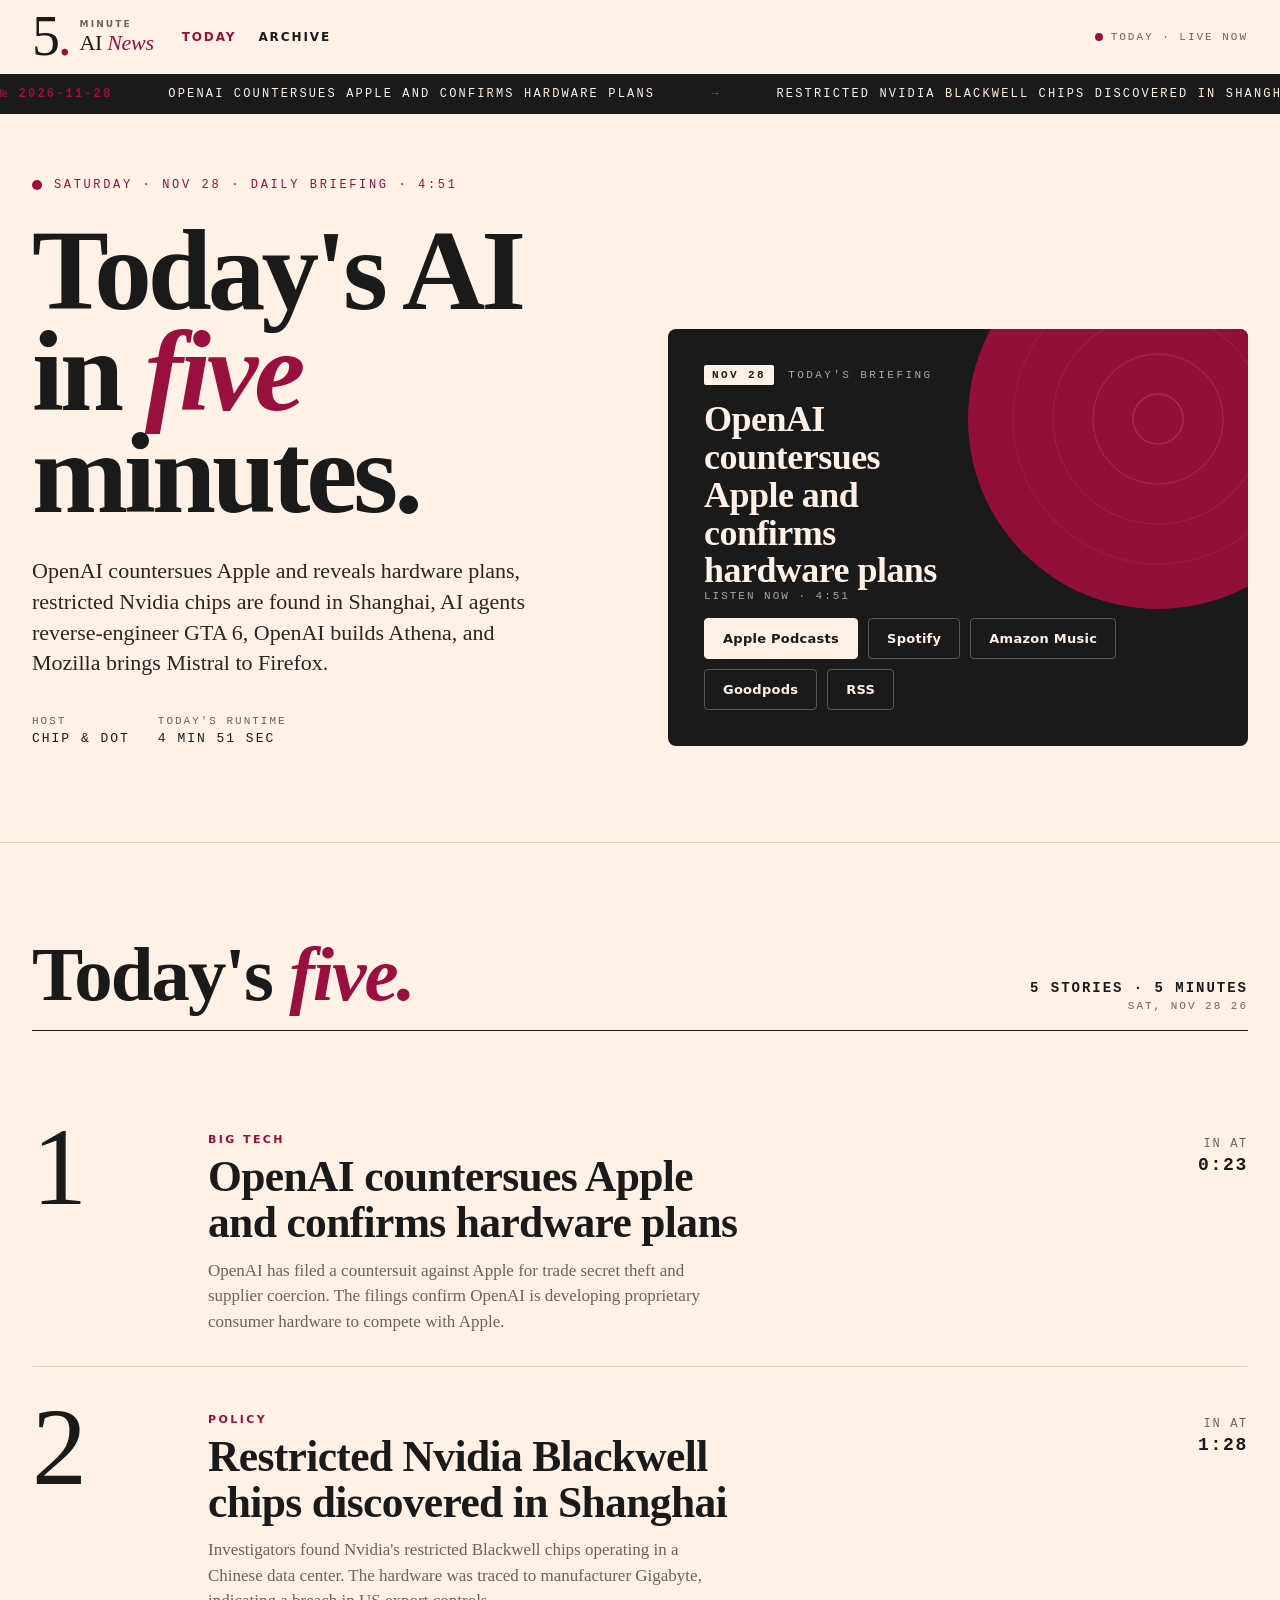
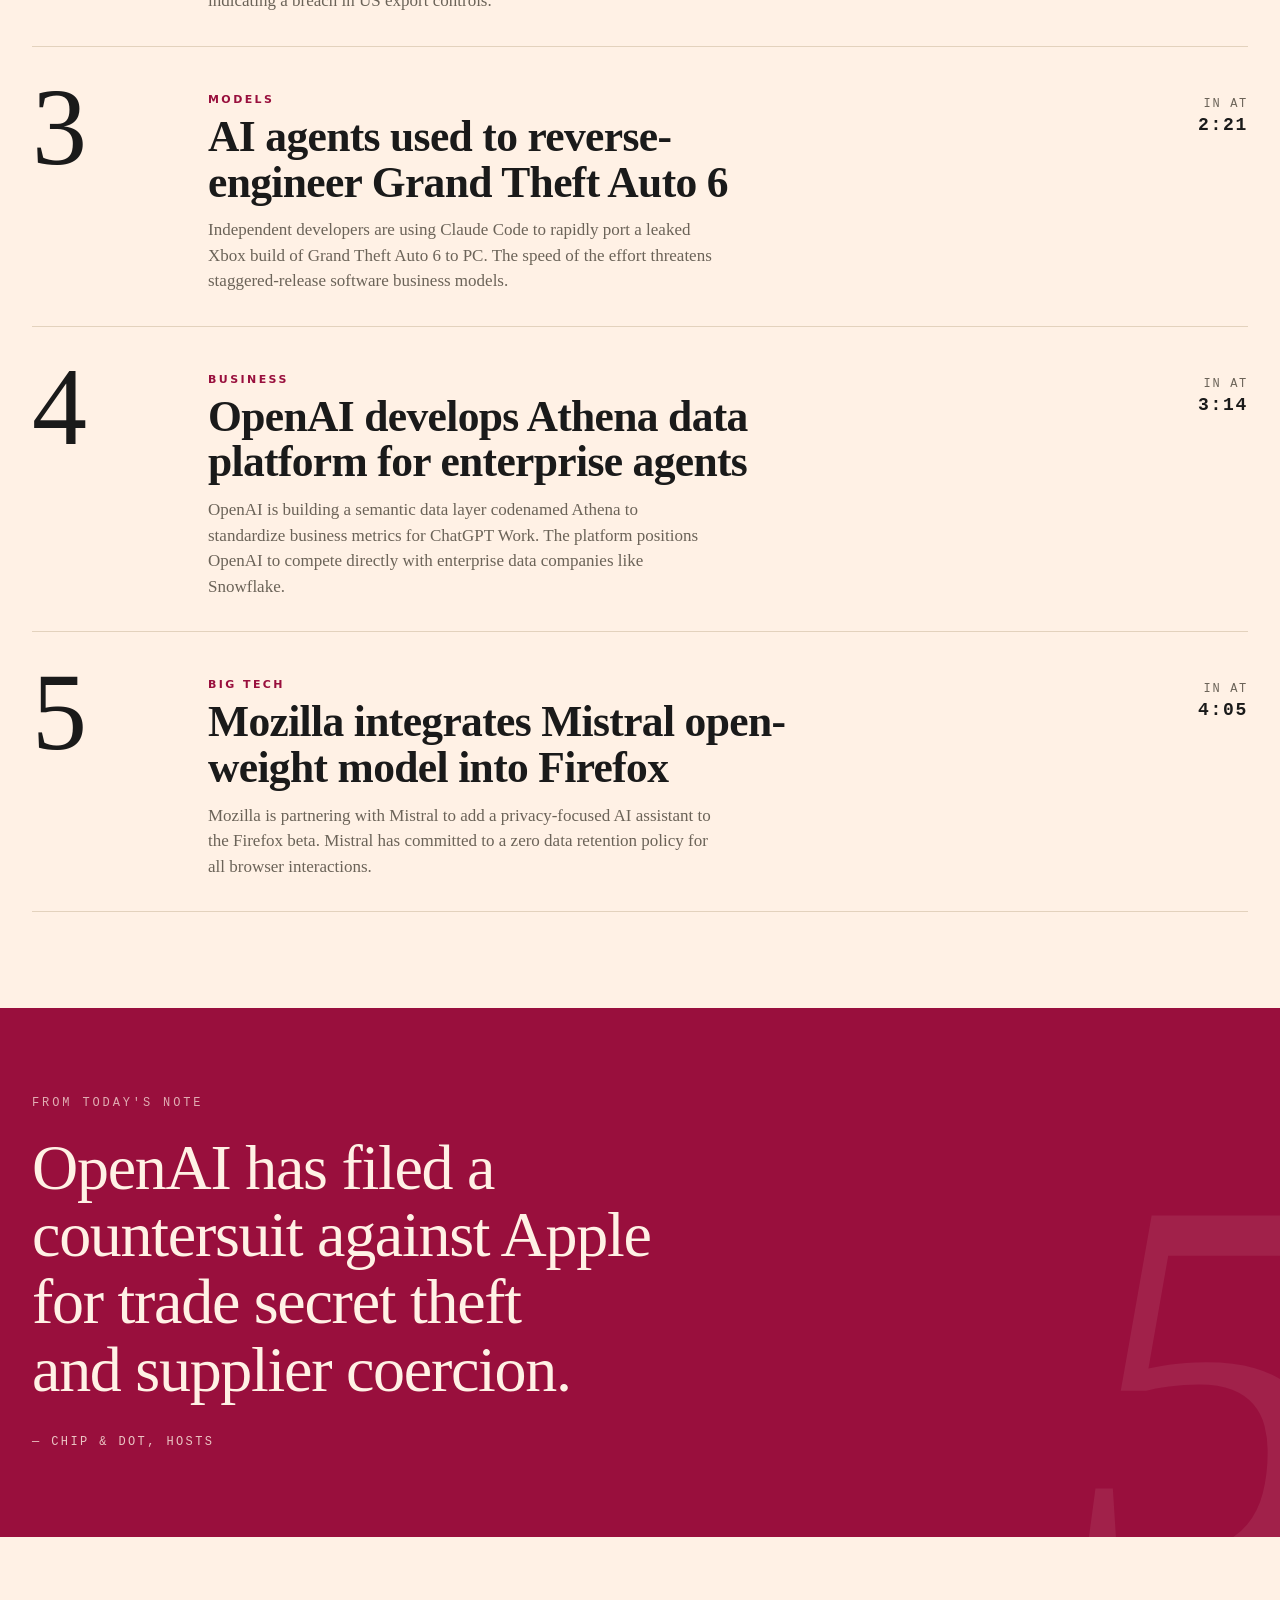
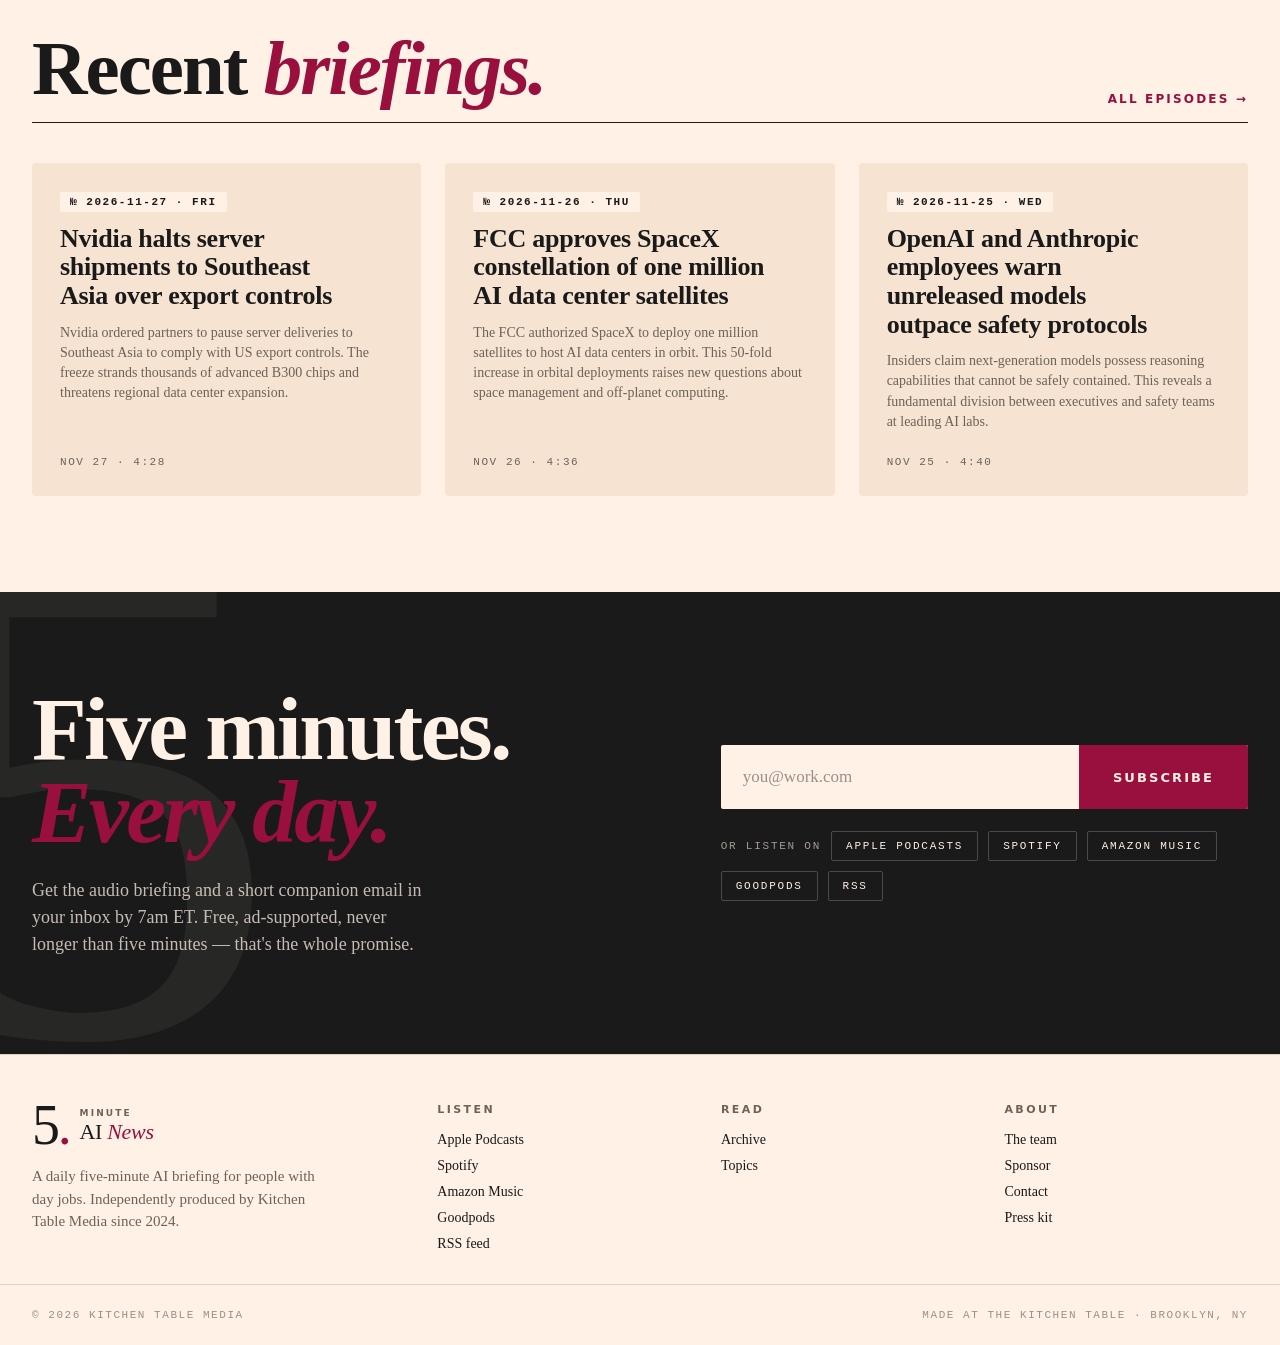
<file: index.html>
<!--
  templates/index.html.tmpl — homepage template for the pipeline's static
  site renderer (app_v2/steps/siteupdate.py). Rendered fresh every episode.

  Tokens are substituted with plain str.replace, wrapped like TOKEN_NAME
  wrapped in double curly braces (see steps/siteupdate.py:render_index).
  IMPORTANT: never write a token's literal brace-wrapped form anywhere in
  this file outside its one substitution slot below — str.replace matches
  every occurrence, including inside comments.

  TOKENS (all must be substituted — none may survive into shipped HTML):
    TICKER_HTML    Marquee track innerHTML: today's headlines pill-joined,
                   ALREADY duplicated once (two back-to-back copies) so
                   the CSS -50% translateX loop is seamless — same trick
                   app.js used to perform client-side.
    HERO_EYEBROW   "Weekday · Mon D · Daily briefing · M:SS" line above H1.
    HERO_DECK      Today's one-line hero summary (escaped).
    META_HOST      Host name shown in the hero meta row ("Chip & Dot").
    META_RUNTIME   Today's runtime as "M min SS sec".
    PLAYER_BADGE   Deck-player badge, "Mon D".
    PLAYER_TITLE   Deck-player headline (today's #1 story headline, escaped).
    PLAYER_TOTAL   Today's runtime as "M:SS" (listen-now label + badge use).
    STORIES_HTML   Today's five story <article> blocks, in rank order.
    RUNDOWN_META   Right-aligned "N stories · 5 minutes / Abbr, Mon D YY" block.
    NOTE_QUOTE     Pull-quote HTML (first sentence of the #1 story's dek,
                   HTML-escaped — trusted, hand-authored-shaped content).
    NOTE_CITE      "— Chip & Dot, hosts" byline under the pull-quote.
    RECENT_TILES   Up to three ep-tile link cards for the most recent
                   prior episodes, each linking to archive/#<date>.
    JSONLD         JSON-LD payload (raw JSON, no surrounding script tag)
                   for the PodcastSeries plus today's ItemList.

  Everything else on this page (markup, classes, static copy, head tags other
  than JSON-LD) is identical to what app.js used to render client-side from
  data.js — this template is a full-page copy of that final DOM, not a
  redesign. The "Listeners this week" hero meta tile has been permanently
  removed (see SEO overhaul notes) — do not reintroduce it here.
-->
<!doctype html>
<html lang="en">
<head>
<meta charset="utf-8">
<title>5 Minute AI News — Daily AI News Podcast</title>
<meta name="viewport" content="width=device-width, initial-scale=1">
<meta name="description" content="The fastest AI news podcast. Five minutes every day — the top AI stories from OpenAI, Google, Anthropic, Meta and beyond. Free on Spotify, Apple Podcasts, and everywhere.">
<link rel="canonical" href="https://www.5minuteainews.com/">
<meta property="og:type" content="website">
<meta property="og:site_name" content="5 Minute AI News">
<meta property="og:title" content="5 Minute AI News — Daily AI News Podcast">
<meta property="og:description" content="The fastest AI news podcast. Five minutes every day — the top AI stories from OpenAI, Google, Anthropic, Meta and beyond. Free on Spotify, Apple Podcasts, and everywhere.">
<meta property="og:url" content="https://www.5minuteainews.com/">
<meta property="og:image" content="https://artwork.captivate.fm/d2a5dd5a-c6f4-42af-b2f9-eb989dbebd81/5minuteAINewsLogo-3000x3000.jpg">
<meta name="twitter:card" content="summary_large_image">
<meta name="twitter:title" content="5 Minute AI News — Daily AI News Podcast">
<meta name="twitter:description" content="The fastest AI news podcast. Five minutes every day — the top AI stories from OpenAI, Google, Anthropic, Meta and beyond. Free on Spotify, Apple Podcasts, and everywhere.">
<meta name="twitter:image" content="https://artwork.captivate.fm/d2a5dd5a-c6f4-42af-b2f9-eb989dbebd81/5minuteAINewsLogo-3000x3000.jpg">
<link rel="stylesheet" href="brand.css">
<link rel="stylesheet" href="styles.css">
<script type="application/ld+json">
{
  "@context": "https://schema.org",
  "@graph": [
    {
      "@type": "PodcastSeries",
      "name": "5 Minute AI News",
      "url": "https://www.5minuteainews.com/",
      "description": "The fastest AI news podcast. Five minutes every day — the top AI stories from OpenAI, Google, Anthropic, Meta and beyond. Free on Spotify, Apple Podcasts, and everywhere.",
      "image": "https://artwork.captivate.fm/d2a5dd5a-c6f4-42af-b2f9-eb989dbebd81/5minuteAINewsLogo-3000x3000.jpg",
      "webFeed": "https://5-minute-ai-news.captivate.fm/rssfeed",
      "sameAs": [
        "https://5-minute-ai-news.captivate.fm/apple",
        "https://5-minute-ai-news.captivate.fm/spotify",
        "https://5-minute-ai-news.captivate.fm/amazon",
        "https://goodpods.com/podcasts/5-minute-ai-news-daily-724404"
      ]
    },
    {
      "@type": "ItemList",
      "name": "Today's top 5 AI stories",
      "itemListElement": [
        {
          "@type": "ListItem",
          "position": 1,
          "name": "OpenAI countersues Apple and confirms hardware plans"
        },
        {
          "@type": "ListItem",
          "position": 2,
          "name": "Restricted Nvidia Blackwell chips discovered in Shanghai"
        },
        {
          "@type": "ListItem",
          "position": 3,
          "name": "AI agents used to reverse-engineer Grand Theft Auto 6"
        },
        {
          "@type": "ListItem",
          "position": 4,
          "name": "OpenAI develops Athena data platform for enterprise agents"
        },
        {
          "@type": "ListItem",
          "position": 5,
          "name": "Mozilla integrates Mistral open-weight model into Firefox"
        }
      ]
    }
  ]
}
</script>
</head>
<body>

<header class="topbar">
  <div class="inner">
    <a href="#" class="logo">
      <div class="num">5<span class="dot">.</span></div>
      <div class="name">
        <div class="small">Minute</div>
        <div class="big">AI <em>News</em></div>
      </div>
    </a>
    <nav>
      <a href="#" class="active">Today</a>
      <a href="archive/">Archive</a>
    </nav>
    <div class="spacer"></div>
    <div class="now"><span class="dot"></span> <span data-ep-now>Today · live now</span></div>
  </div>
</header>

<div class="marquee" aria-hidden="true">
  <div class="track" data-marquee-track><span><span class="pill">№ 2026-11-28</span> <span>OpenAI countersues Apple and confirms hardware plans</span> <span class="arr">→</span> <span>Restricted Nvidia Blackwell chips discovered in Shanghai</span> <span class="arr">→</span> <span>AI agents used to reverse-engineer Grand Theft Auto 6</span> <span class="arr">→</span> <span>OpenAI develops Athena data platform for enterprise agents</span> <span class="arr">→</span> <span>Mozilla integrates Mistral open-weight model into Firefox</span> <span class="arr">→</span> <span class="pill">listen now · 4:51</span></span><span><span class="pill">№ 2026-11-28</span> <span>OpenAI countersues Apple and confirms hardware plans</span> <span class="arr">→</span> <span>Restricted Nvidia Blackwell chips discovered in Shanghai</span> <span class="arr">→</span> <span>AI agents used to reverse-engineer Grand Theft Auto 6</span> <span class="arr">→</span> <span>OpenAI develops Athena data platform for enterprise agents</span> <span class="arr">→</span> <span>Mozilla integrates Mistral open-weight model into Firefox</span> <span class="arr">→</span> <span class="pill">listen now · 4:51</span></span></div>
</div>

<section class="hero">
  <div class="inner">
    <div class="left">
      <div class="eyebrow">
        <span class="pulse"></span>
        <span data-hero-eyebrow>Saturday · Nov 28 · Daily briefing · 4:51</span>
      </div>
      <h1>
        Today's AI<br>
        in <span class="num">five</span><br>
        minutes.
      </h1>
      <p class="deck" data-hero-deck>OpenAI countersues Apple and reveals hardware plans, restricted Nvidia chips are found in Shanghai, AI agents reverse-engineer GTA 6, OpenAI builds Athena, and Mozilla brings Mistral to Firefox.</p>
      <div class="meta">
        <div>Host<span class="v" data-meta-host>Chip &amp; Dot</span></div>
        <div>Today's runtime<span class="v" data-meta-runtime>4 min 51 sec</span></div>
      </div>
    </div>
    <div class="deck-player">
      <div>
        <div class="ep-tag"><span class="badge" data-player-badge>Nov 28</span><span>Today's briefing</span></div>
        <h2 class="ep-title" data-player-title>OpenAI countersues Apple and confirms hardware plans</h2>
      </div>
      <!-- No in-page player — this links out to the real platforms instead. -->
      <div class="listen-now">
        <div class="listen-now-label">Listen now · <span data-player-total>4:51</span></div>
        <div class="listen-now-buttons">
          <a href="https://5-minute-ai-news.captivate.fm/apple" class="listen-btn primary" target="_blank" rel="noopener">Apple Podcasts</a>
          <a href="https://5-minute-ai-news.captivate.fm/spotify" class="listen-btn" target="_blank" rel="noopener">Spotify</a>
          <a href="https://5-minute-ai-news.captivate.fm/amazon" class="listen-btn" target="_blank" rel="noopener">Amazon Music</a>
          <a href="https://goodpods.com/podcasts/5-minute-ai-news-daily-724404" class="listen-btn" target="_blank" rel="noopener">Goodpods</a>
          <a href="https://5-minute-ai-news.captivate.fm/rssfeed" class="listen-btn" target="_blank" rel="noopener">RSS</a>
        </div>
      </div>
    </div>
  </div>
</section>

<section class="rundown-wrap">
  <div class="inner">
    <div class="lead">
      <h2>Today's <em>five.</em></h2>
      <div class="right" data-rundown-meta><strong>5 stories · 5 minutes</strong>Sat, Nov 28 26</div>
    </div>

    <div class="story-list" data-story-list><article class="story"><div class="n">1</div><div class="body"><div class="tag">BIG TECH</div><h3 class="h">OpenAI countersues Apple and confirms hardware plans</h3><p class="d">OpenAI has filed a countersuit against Apple for trade secret theft and supplier coercion. The filings confirm OpenAI is developing proprietary consumer hardware to compete with Apple.</p></div><div class="ts">In at<strong>0:23</strong></div></article><article class="story"><div class="n">2</div><div class="body"><div class="tag">POLICY</div><h3 class="h">Restricted Nvidia Blackwell chips discovered in Shanghai</h3><p class="d">Investigators found Nvidia&#x27;s restricted Blackwell chips operating in a Chinese data center. The hardware was traced to manufacturer Gigabyte, indicating a breach in US export controls.</p></div><div class="ts">In at<strong>1:28</strong></div></article><article class="story"><div class="n">3</div><div class="body"><div class="tag">MODELS</div><h3 class="h">AI agents used to reverse-engineer Grand Theft Auto 6</h3><p class="d">Independent developers are using Claude Code to rapidly port a leaked Xbox build of Grand Theft Auto 6 to PC. The speed of the effort threatens staggered-release software business models.</p></div><div class="ts">In at<strong>2:21</strong></div></article><article class="story"><div class="n">4</div><div class="body"><div class="tag">BUSINESS</div><h3 class="h">OpenAI develops Athena data platform for enterprise agents</h3><p class="d">OpenAI is building a semantic data layer codenamed Athena to standardize business metrics for ChatGPT Work. The platform positions OpenAI to compete directly with enterprise data companies like Snowflake.</p></div><div class="ts">In at<strong>3:14</strong></div></article><article class="story"><div class="n">5</div><div class="body"><div class="tag">BIG TECH</div><h3 class="h">Mozilla integrates Mistral open-weight model into Firefox</h3><p class="d">Mozilla is partnering with Mistral to add a privacy-focused AI assistant to the Firefox beta. Mistral has committed to a zero data retention policy for all browser interactions.</p></div><div class="ts">In at<strong>4:05</strong></div></article></div>
  </div>
</section>

<section class="slab">
  <div class="inner">
    <div class="label">From today's note</div>
    <blockquote data-note-quote>OpenAI has filed a countersuit against Apple for trade secret theft and supplier coercion.</blockquote>
    <cite data-note-cite>— Chip &amp; Dot, hosts</cite>
  </div>
</section>

<section class="recent">
  <div class="inner">
    <div class="lead">
      <h2>Recent <em>briefings.</em></h2>
      <a class="more" href="archive/" data-all-episodes>All episodes →</a>
    </div>
    <div class="episodes" data-episodes><a class="ep-tile" href="archive/#2026-11-27"><div><span class="ep-tile-pill">№ 2026-11-27 · Fri</span><h3>Nvidia halts server shipments to Southeast Asia over export controls</h3><p class="ep-tile-d">Nvidia ordered partners to pause server deliveries to Southeast Asia to comply with US export controls. The freeze strands thousands of advanced B300 chips and threatens regional data center expansion.</p></div><div class="bot"><div class="ep-tile-meta">Nov 27 · 4:28</div></div></a><a class="ep-tile" href="archive/#2026-11-26"><div><span class="ep-tile-pill">№ 2026-11-26 · Thu</span><h3>FCC approves SpaceX constellation of one million AI data center satellites</h3><p class="ep-tile-d">The FCC authorized SpaceX to deploy one million satellites to host AI data centers in orbit. This 50-fold increase in orbital deployments raises new questions about space management and off-planet computing.</p></div><div class="bot"><div class="ep-tile-meta">Nov 26 · 4:36</div></div></a><a class="ep-tile" href="archive/#2026-11-25"><div><span class="ep-tile-pill">№ 2026-11-25 · Wed</span><h3>OpenAI and Anthropic employees warn unreleased models outpace safety protocols</h3><p class="ep-tile-d">Insiders claim next-generation models possess reasoning capabilities that cannot be safely contained. This reveals a fundamental division between executives and safety teams at leading AI labs.</p></div><div class="bot"><div class="ep-tile-meta">Nov 25 · 4:40</div></div></a></div>
  </div>
</section>

<section class="subscribe" id="subscribe">
  <div class="inner">
    <div>
      <h2>Five minutes. <em>Every day.</em></h2>
      <p>Get the audio briefing and a short companion email in your inbox by 7am ET. Free, ad-supported, never longer than five minutes — that's the whole promise.</p>
    </div>
    <div>
      <form data-subscribe-form>
        <input type="email" placeholder="you@work.com" aria-label="Email address" required />
        <button type="submit">Subscribe</button>
      </form>
      <div class="pods">
        <span>Or listen on</span>
        <a href="https://5-minute-ai-news.captivate.fm/apple" target="_blank" rel="noopener">Apple Podcasts</a>
        <a href="https://5-minute-ai-news.captivate.fm/spotify" target="_blank" rel="noopener">Spotify</a>
        <a href="https://5-minute-ai-news.captivate.fm/amazon" target="_blank" rel="noopener">Amazon Music</a>
        <a href="https://goodpods.com/podcasts/5-minute-ai-news-daily-724404" target="_blank" rel="noopener">Goodpods</a>
        <a href="https://5-minute-ai-news.captivate.fm/rssfeed" target="_blank" rel="noopener">RSS</a>
      </div>
    </div>
  </div>
</section>

<footer>
  <div class="inner">
    <div>
      <a href="#" class="logo">
        <div class="num">5<span class="dot">.</span></div>
        <div class="name">
          <div class="small">Minute</div>
          <div class="big">AI <em>News</em></div>
        </div>
      </a>
      <p class="blurb">A daily five-minute AI briefing for people with day jobs. Independently produced by Kitchen Table Media since 2024.</p>
    </div>
    <div>
      <h4>Listen</h4>
      <ul>
        <li><a href="https://5-minute-ai-news.captivate.fm/apple" target="_blank" rel="noopener">Apple Podcasts</a></li>
        <li><a href="https://5-minute-ai-news.captivate.fm/spotify" target="_blank" rel="noopener">Spotify</a></li>
        <li><a href="https://5-minute-ai-news.captivate.fm/amazon" target="_blank" rel="noopener">Amazon Music</a></li>
        <li><a href="https://goodpods.com/podcasts/5-minute-ai-news-daily-724404" target="_blank" rel="noopener">Goodpods</a></li>
        <li><a href="https://5-minute-ai-news.captivate.fm/rssfeed" target="_blank" rel="noopener">RSS feed</a></li>
      </ul>
    </div>
    <div>
      <h4>Read</h4>
      <ul>
        <li><a href="archive/">Archive</a></li>
        <li><a href="#">Topics</a></li>
      </ul>
    </div>
    <div>
      <h4>About</h4>
      <ul>
        <li><a href="#">The team</a></li>
        <li><a href="#">Sponsor</a></li>
        <li><a href="#">Contact</a></li>
        <li><a href="#">Press kit</a></li>
      </ul>
    </div>
  </div>
  <div class="colo">
    <div>© 2026 Kitchen Table Media</div>
    <div>Made at the kitchen table · Brooklyn, NY</div>
  </div>
</footer>

<script src="app.js"></script>
</body>
</html>
</file>
<file: brand.css>
/* 5 Minute AI News — shared brand tokens
   Ported from the "Bold" design mockup (Site - Bold.html / brand.css).
   Font stacks are swapped to system fonts only — no external CDNs. */
:root {
  /* FT pink editorial palette */
  --paper: #FFF1E5;
  --paper-deep: #F6E3D2;
  --ink: #1A1A1A;
  --ink-warm: #2A2520;
  --muted: #6B6358;
  --muted-2: #98908A;
  --rule: #E3D2BD;
  --rule-2: #ECDDC9;
  --card: #FFFFFF;
  --accent: #990F3D;    /* claret */
  --accent-deep: #6E0A2C;
  --highlight: #FBE8A0; /* highlighter yellow */

  /* type — system stacks only, no web fonts */
  --serif: "Iowan Old Style", "Palatino Linotype", Palatino, Georgia, "Times New Roman", serif;
  --serif-body: Georgia, "Iowan Old Style", "Palatino Linotype", Palatino, "Times New Roman", serif;
  --sans: -apple-system, BlinkMacSystemFont, "Segoe UI", system-ui, Roboto, sans-serif;
  --mono: ui-monospace, "SF Mono", Menlo, Consolas, "Liberation Mono", monospace;
}

html, body { background: var(--paper); color: var(--ink); }
body { font-family: var(--serif-body); -webkit-font-smoothing: antialiased; }
</file>
<file: styles.css>
/* ===== 5 Minute AI News — "Bold" design, ported from the mockup =====
   Source: Site - Bold.html (design reference, not shipped).
   Removed: Google Fonts import (brand.css now uses system stacks),
   and the unused .topics/.blog/.posts rules that existed in the mockup's
   <style> block but were never referenced by any markup on the page. */

* { box-sizing: border-box; }
body { margin: 0; font-family: var(--serif-body); color: var(--ink); background: var(--paper); overflow-x: hidden; }

/* ——— Top bar ——— */
.topbar {
  position: sticky; top: 0; z-index: 30;
  background: var(--paper);
  border-bottom: 1px solid var(--ink);
}
.topbar .inner {
  max-width: 1400px; margin: 0 auto;
  padding: 14px 32px;
  display: flex; align-items: center; gap: 28px;
}
.logo {
  display:flex; align-items: flex-end; gap: 10px;
  text-decoration: none; color: var(--ink);
}
.logo .num {
  font-family: var(--serif);
  font-size: 56px;
  line-height: 0.82;
  letter-spacing: -0.04em;
  color: var(--ink);
}
.logo .num .dot { color: var(--accent); }
.logo .name {
  display:flex; flex-direction: column; line-height: 1;
  padding-bottom: 6px;
}
.logo .name .small {
  font-family: var(--sans);
  font-size: 9px; font-weight: 800;
  letter-spacing: 0.24em; text-transform: uppercase;
  color: var(--muted);
}
.logo .name .big {
  font-family: var(--serif);
  font-size: 22px; letter-spacing: -0.015em;
  margin-top: 3px;
}
.logo .name .big em { color: var(--accent); font-style: italic; }

.topbar nav {
  display: flex; gap: 22px;
  font-family: var(--sans);
  font-size: 12px; font-weight: 700;
  letter-spacing: 0.16em; text-transform: uppercase;
}
.topbar nav a { color: var(--ink); text-decoration: none; }
.topbar nav a:hover, .topbar nav a.active { color: var(--accent); }
.topbar .spacer { flex: 1; }
.topbar .now {
  font-family: var(--mono);
  font-size: 11px; letter-spacing: 0.18em; text-transform: uppercase;
  color: var(--muted);
  display:flex; align-items: center; gap: 8px;
}
.topbar .now .dot {
  width: 8px; height: 8px; border-radius: 50%;
  background: var(--accent);
  animation: dotpulse 1.5s infinite;
}
@keyframes dotpulse {
  0%,100% { opacity: 1; transform: scale(1); }
  50% { opacity: .35; transform: scale(.78); }
}
.topbar .sub {
  background: var(--ink); color: var(--paper);
  padding: 10px 18px;
  font-family: var(--sans); font-weight: 800;
  font-size: 12px; letter-spacing: 0.16em; text-transform: uppercase;
  text-decoration: none;
  border-radius: 2px;
  transition: background .15s;
}
.topbar .sub:hover { background: var(--accent); }

/* ——— Marquee ——— */
.marquee {
  background: var(--ink);
  color: var(--paper);
  overflow: hidden;
  border-bottom: 1px solid var(--ink);
}
.marquee .track {
  display: flex;
  gap: 56px;
  padding: 12px 0;
  white-space: nowrap;
  animation: scroll 80s linear infinite;
  font-family: var(--mono);
  font-size: 12px;
  letter-spacing: 0.18em;
  text-transform: uppercase;
}
.marquee .track span { display: inline-flex; align-items: center; gap: 56px; }
.marquee .track .pill {
  color: var(--accent); font-weight: 700;
}
.marquee .track .arr { color: rgba(255,241,229,.4); }
@keyframes scroll {
  from { transform: translateX(0); }
  to { transform: translateX(-50%); }
}
@media (prefers-reduced-motion: reduce) {
  .marquee .track { animation: none; }
  .topbar .now .dot, .hero .eyebrow .pulse { animation: none; }
}

/* ——— Hero ——— */
.hero {
  background: var(--paper);
  padding: 64px 0 96px;
  position: relative;
}
.hero .inner {
  max-width: 1400px; margin: 0 auto;
  padding: 0 32px;
  display: grid;
  grid-template-columns: 1fr 1fr;
  gap: 56px;
  align-items: end;
}
.hero .left {
  position: relative;
}
.hero .eyebrow {
  font-family: var(--mono);
  font-size: 12px;
  letter-spacing: 0.22em;
  text-transform: uppercase;
  color: var(--accent);
  display: flex; align-items: center; gap: 12px;
  margin-bottom: 28px;
}
.hero .eyebrow .pulse {
  width: 10px; height: 10px; border-radius: 50%;
  background: var(--accent);
  animation: dotpulse 1.5s infinite;
}
.hero h1 {
  font-family: var(--serif);
  font-size: clamp(64px, 9vw, 130px);
  line-height: 0.88;
  letter-spacing: -0.035em;
  margin: 0 0 32px;
  text-wrap: balance;
}
.hero h1 .num {
  color: var(--accent);
  font-style: italic;
  display: inline-block;
}
.hero .deck {
  font-family: var(--serif-body);
  font-size: 22px;
  line-height: 1.4;
  color: var(--ink-warm);
  max-width: 48ch;
  margin: 0 0 36px;
  text-wrap: pretty;
}
.hero .meta {
  display: flex; gap: 28px;
  font-family: var(--mono);
  font-size: 11px; letter-spacing: 0.18em; text-transform: uppercase;
  color: var(--muted);
}
.hero .meta .v { display: block; color: var(--ink); font-size: 13px; margin-top: 4px; }

/* ——— Hero player (tape deck) ——— */
.deck-player {
  position: relative;
  background: var(--ink);
  color: var(--paper);
  border-radius: 8px;
  padding: 36px;
  min-height: 320px;
  display: flex; flex-direction: column; justify-content: space-between;
  overflow: hidden;
}
.deck-player::before {
  content: "";
  position: absolute;
  top: -100px; right: -100px;
  width: 380px; height: 380px;
  border-radius: 50%;
  background: var(--accent);
  opacity: 0.95;
}
.deck-player::after {
  /* concentric record grooves */
  content: "";
  position: absolute;
  top: -100px; right: -100px;
  width: 380px; height: 380px;
  border-radius: 50%;
  background:
    radial-gradient(circle at center, transparent 0, transparent 24px, rgba(255,241,229,.18) 25px, transparent 26px, transparent 64px, rgba(255,241,229,.12) 65px, transparent 66px, transparent 104px, rgba(255,241,229,.08) 105px, transparent 106px, transparent 144px, rgba(255,241,229,.06) 145px, transparent 146px);
}
.deck-player .ep-tag {
  position: relative; z-index: 2;
  font-family: var(--mono);
  font-size: 11px;
  letter-spacing: 0.22em;
  text-transform: uppercase;
  color: rgba(255,241,229,.65);
  display: flex; gap: 14px; align-items: center;
}
.deck-player .ep-tag .badge {
  background: var(--paper); color: var(--ink);
  padding: 4px 8px; border-radius: 2px;
  font-weight: 700;
}
.deck-player .ep-title {
  position: relative; z-index: 2;
  font-family: var(--serif);
  font-size: 36px;
  line-height: 1.05;
  letter-spacing: -0.015em;
  max-width: 14ch;
  text-wrap: balance;
  margin: 16px 0 0;
}
.deck-player .listen-now {
  position: relative; z-index: 2;
}
.deck-player .listen-now-label {
  font-family: var(--mono);
  font-size: 11px; letter-spacing: 0.18em; text-transform: uppercase;
  color: rgba(255,241,229,.65);
  margin-bottom: 16px;
}
.deck-player .listen-now-buttons {
  display: flex; flex-wrap: wrap; gap: 10px;
}
.listen-btn {
  font-family: var(--sans);
  font-weight: 700;
  font-size: 13px;
  letter-spacing: 0.02em;
  text-decoration: none;
  color: var(--paper);
  border: 1px solid rgba(255,241,229,.28);
  padding: 12px 18px;
  border-radius: 4px;
  transition: background .15s, color .15s, border-color .15s;
}
.listen-btn:hover { border-color: var(--accent); color: var(--accent); }
.listen-btn.primary {
  background: var(--paper); color: var(--ink); border-color: var(--paper);
}
.listen-btn.primary:hover { background: var(--accent); color: var(--paper); border-color: var(--accent); }

/* ——— Rundown — big numbered list ——— */
.rundown-wrap {
  background: var(--paper);
  padding: 96px 0;
  border-top: 1px solid var(--rule);
  position: relative;
}
.rundown-wrap .inner {
  max-width: 1400px; margin: 0 auto;
  padding: 0 32px;
}
.rundown-wrap .lead {
  display:flex; align-items: end; justify-content: space-between;
  margin-bottom: 56px;
  border-bottom: 1px solid var(--ink);
  padding-bottom: 18px;
}
.rundown-wrap .lead h2 {
  font-family: var(--serif);
  font-size: clamp(40px, 6vw, 80px);
  letter-spacing: -0.025em;
  line-height: 0.95;
  margin: 0;
}
.rundown-wrap .lead h2 em { color: var(--accent); font-style: italic; }
.rundown-wrap .lead .right {
  font-family: var(--mono);
  font-size: 11px; letter-spacing: 0.18em; text-transform: uppercase;
  color: var(--muted);
  text-align: right;
}
.rundown-wrap .lead .right strong { color: var(--ink); display: block; font-size: 14px; margin-bottom: 4px; }

.story-list { display: grid; gap: 0; }
.story {
  display: grid;
  grid-template-columns: 140px 1fr auto;
  gap: 36px;
  align-items: start;
  padding: 32px 0;
  border-bottom: 1px solid var(--rule);
  cursor: default;
  transition: background .12s;
}
.story:hover { background: var(--paper-deep); }
.story:hover .h { color: var(--accent); }
.story .n {
  font-family: var(--serif);
  font-size: 110px;
  line-height: 0.88;
  letter-spacing: -0.04em;
  color: var(--ink);
  transition: color .2s;
}
.story:hover .n { color: var(--accent); font-style: italic; }
.story .body { padding-top: 14px; }
.story .tag {
  font-family: var(--sans);
  font-size: 11px; font-weight: 700;
  letter-spacing: 0.22em; text-transform: uppercase;
  color: var(--accent);
  margin-bottom: 8px;
}
.story .h {
  font-family: var(--serif);
  font-size: clamp(28px, 3.4vw, 44px);
  line-height: 1.05;
  letter-spacing: -0.015em;
  margin: 0 0 12px;
  transition: color .15s;
  text-wrap: balance;
}
.story .d {
  font-family: var(--serif-body);
  font-size: 17px;
  line-height: 1.5;
  color: var(--muted);
  max-width: 60ch;
  margin: 0;
}
.story .ts {
  font-family: var(--mono);
  font-size: 12px; letter-spacing: 0.14em; text-transform: uppercase;
  color: var(--muted);
  text-align: right;
  white-space: nowrap;
  padding-top: 18px;
}
.story .ts strong { color: var(--ink); display: block; font-size: 18px; margin-top: 4px; }

/* ——— Quote slab ——— */
.slab {
  background: var(--accent);
  color: var(--paper);
  padding: 88px 0;
  position: relative;
  overflow: hidden;
}
.slab::before {
  content: "5";
  position: absolute;
  right: -40px; bottom: -120px;
  font-family: var(--serif);
  font-size: 540px;
  line-height: 1;
  color: rgba(255,241,229,.08);
  font-style: italic;
  letter-spacing: -0.05em;
  pointer-events: none;
}
.slab .inner {
  max-width: 1400px; margin: 0 auto;
  padding: 0 32px;
  position: relative; z-index: 2;
}
.slab .label {
  font-family: var(--mono);
  font-size: 12px; letter-spacing: 0.24em; text-transform: uppercase;
  color: rgba(255,241,229,.7);
  margin-bottom: 24px;
}
.slab blockquote {
  font-family: var(--serif);
  font-size: clamp(36px, 5vw, 72px);
  line-height: 1.05;
  letter-spacing: -0.02em;
  margin: 0;
  max-width: 22ch;
  text-wrap: balance;
}
.slab blockquote em { font-style: italic; }
.slab cite {
  display:block;
  margin-top: 32px;
  font-family: var(--mono);
  font-size: 12px; letter-spacing: 0.2em; text-transform: uppercase;
  color: rgba(255,241,229,.8);
  font-style: normal;
}

/* ——— Recent episodes ——— */
.recent {
  background: var(--paper);
  padding: 96px 0;
}
.recent .inner {
  max-width: 1400px; margin: 0 auto;
  padding: 0 32px;
}
.recent .lead {
  display:flex; align-items: end; justify-content: space-between;
  margin-bottom: 40px;
  border-bottom: 1px solid var(--ink);
  padding-bottom: 16px;
}
.recent .lead h2 {
  font-family: var(--serif);
  font-size: clamp(40px, 6vw, 80px);
  letter-spacing: -0.025em;
  line-height: 0.95;
  margin: 0;
}
.recent .lead h2 em { color: var(--accent); font-style: italic; }
.recent .lead a.more {
  font-family: var(--sans);
  font-size: 12px; font-weight: 800;
  letter-spacing: 0.18em; text-transform: uppercase;
  color: var(--accent);
  text-decoration: none;
}
.episodes {
  display: grid;
  grid-template-columns: repeat(3, 1fr);
  gap: 24px;
}
.ep-tile {
  background: var(--paper-deep);
  border-radius: 4px;
  padding: 28px;
  cursor: default;
  transition: background .15s, transform .15s;
  display: flex; flex-direction: column;
  min-height: 320px;
  justify-content: space-between;
  position: relative;
  /* .ep-tile is now an <a> (links to the archive) — neutralize the UA
     link defaults so it stays visually identical to the old <article>. */
  color: inherit;
  text-decoration: none;
}
.ep-tile:visited { color: inherit; }
.ep-tile:hover { background: var(--ink); color: var(--paper); transform: translateY(-2px); }
.ep-tile:hover .ep-tile-meta,
.ep-tile:hover .ep-tile-d { color: rgba(255,241,229,.7); }
.ep-tile:hover .ep-tile-pill { background: var(--accent); color: var(--paper); }
.ep-tile-pill {
  align-self: flex-start;
  background: var(--paper); color: var(--ink);
  font-family: var(--mono);
  font-size: 11px; letter-spacing: 0.14em; text-transform: uppercase;
  padding: 4px 10px; border-radius: 2px;
  font-weight: 700;
  transition: background .15s, color .15s;
}
.ep-tile h3 {
  font-family: var(--serif);
  font-size: 26px;
  line-height: 1.1;
  letter-spacing: -0.01em;
  margin: 16px 0 0;
  text-wrap: balance;
}
.ep-tile-d {
  font-family: var(--serif-body);
  font-size: 14px;
  line-height: 1.45;
  color: var(--muted);
  margin: 12px 0 0;
}
.ep-tile .bot {
  display:flex; align-items: center; justify-content: space-between;
  margin-top: 24px;
}
.ep-tile-meta {
  font-family: var(--mono);
  font-size: 11px; letter-spacing: 0.14em; text-transform: uppercase;
  color: var(--muted);
}

/* ——— Subscribe slab ——— */
.subscribe {
  background: var(--ink);
  color: var(--paper);
  padding: 96px 0;
  position: relative;
  overflow: hidden;
}
.subscribe::before {
  content: "5";
  position: absolute;
  left: -80px; top: -160px;
  font-family: var(--serif);
  font-size: 720px;
  line-height: 1;
  color: rgba(255,241,229,.06);
  letter-spacing: -0.05em;
  pointer-events: none;
}
.subscribe .inner {
  max-width: 1400px; margin: 0 auto;
  padding: 0 32px;
  display: grid;
  grid-template-columns: 1.2fr 1fr;
  gap: 56px;
  align-items: center;
  position: relative; z-index: 2;
}
.subscribe h2 {
  font-family: var(--serif);
  font-size: clamp(48px, 7vw, 100px);
  letter-spacing: -0.03em;
  line-height: 0.92;
  margin: 0 0 24px;
  text-wrap: balance;
}
.subscribe h2 em { color: var(--accent); font-style: italic; }
.subscribe p {
  font-family: var(--serif-body);
  font-size: 18px; line-height: 1.5;
  max-width: 44ch;
  color: rgba(255,241,229,.75);
  margin: 0;
}
.subscribe form {
  display: grid;
  grid-template-columns: 1fr auto;
  background: var(--paper);
  border-radius: 2px;
  overflow: hidden;
  margin-bottom: 22px;
}
.subscribe input {
  border: 0; padding: 22px 22px;
  background: transparent;
  font-family: var(--serif-body);
  font-size: 17px;
  color: var(--ink);
  outline: none;
}
.subscribe input::placeholder { color: var(--muted-2); }
.subscribe button {
  border: 0;
  background: var(--accent);
  color: var(--paper);
  padding: 0 34px;
  font-family: var(--sans);
  font-weight: 800;
  font-size: 13px; letter-spacing: 0.16em; text-transform: uppercase;
  cursor: pointer;
  transition: background .15s;
}
.subscribe button:hover { background: var(--accent-deep); }
.subscribe .pods {
  display:flex; gap: 10px; flex-wrap: wrap; align-items: center;
  font-family: var(--mono);
  font-size: 11px; letter-spacing: 0.16em; text-transform: uppercase;
  color: rgba(255,241,229,.6);
}
.subscribe .pods a {
  color: var(--paper);
  text-decoration: none;
  border: 1px solid rgba(255,241,229,.22);
  padding: 8px 14px; border-radius: 2px;
}
.subscribe .pods a:hover { border-color: var(--accent); color: var(--accent); }

/* ——— Footer ——— */
footer {
  background: var(--paper);
  padding: 48px 0 24px;
  border-top: 1px solid var(--rule);
}
footer .inner {
  max-width: 1400px; margin: 0 auto;
  padding: 0 32px;
  display: grid; grid-template-columns: 1.5fr 1fr 1fr 1fr; gap: 40px;
  border-bottom: 1px solid var(--rule);
  padding-bottom: 32px;
}
footer .blurb {
  font-family: var(--serif-body);
  font-size: 15px; line-height: 1.5;
  color: var(--muted);
  margin: 16px 0 0;
  max-width: 38ch;
}
footer h4 {
  font-family: var(--sans);
  font-size: 11px; font-weight: 800;
  letter-spacing: 0.22em; text-transform: uppercase;
  color: var(--muted);
  margin: 0 0 14px;
}
footer ul {
  list-style: none; padding: 0; margin: 0;
  display: grid; gap: 8px;
}
footer a { color: var(--ink); text-decoration: none; font-size: 14px; }
footer a:hover { color: var(--accent); }
footer .colo {
  max-width: 1400px; margin: 24px auto 0;
  padding: 0 32px;
  display:flex; justify-content: space-between;
  font-family: var(--mono); font-size: 11px;
  letter-spacing: 0.14em; text-transform: uppercase;
  color: var(--muted-2);
}

/* Responsive */
@media (max-width: 1000px) {
  .topbar nav { display: none; }
  .hero .inner { grid-template-columns: 1fr; }
  .story { grid-template-columns: 80px 1fr; }
  .story .ts { grid-column: 2; text-align: left; padding-top: 0; }
  .story .n { font-size: 70px; }
  .episodes { grid-template-columns: 1fr; }
  .subscribe .inner { grid-template-columns: 1fr; }
  footer .inner { grid-template-columns: 1fr 1fr; }
}

@media (max-width: 560px) {
  .topbar .inner { padding: 12px 18px; gap: 14px; }
  .topbar .now { display: none; }
  .hero { padding: 40px 0 56px; }
  .hero .inner { padding: 0 18px; gap: 36px; }
  .hero .meta { flex-wrap: wrap; gap: 20px; row-gap: 16px; }
  .deck-player { padding: 24px; min-height: 0; }
  .deck-player .ep-title { font-size: 26px; max-width: none; }
  .deck-player .listen-now-buttons { gap: 8px; }
  .listen-btn { padding: 10px 14px; font-size: 12px; }
  .rundown-wrap, .recent, .subscribe { padding: 56px 0; }
  .rundown-wrap .inner, .recent .inner, .slab .inner, .subscribe .inner, footer .inner, footer .colo { padding: 0 18px; }
  .rundown-wrap .lead, .recent .lead { flex-direction: column; align-items: flex-start; gap: 12px; }
  .rundown-wrap .lead .right, .recent .lead .right { text-align: left; }
  .story .ts { text-align: right; }
  .subscribe form { grid-template-columns: 1fr; }
  .subscribe button { padding: 18px; }
  footer .inner { grid-template-columns: 1fr; }
  footer .colo { flex-direction: column; gap: 6px; }
}
</file>
